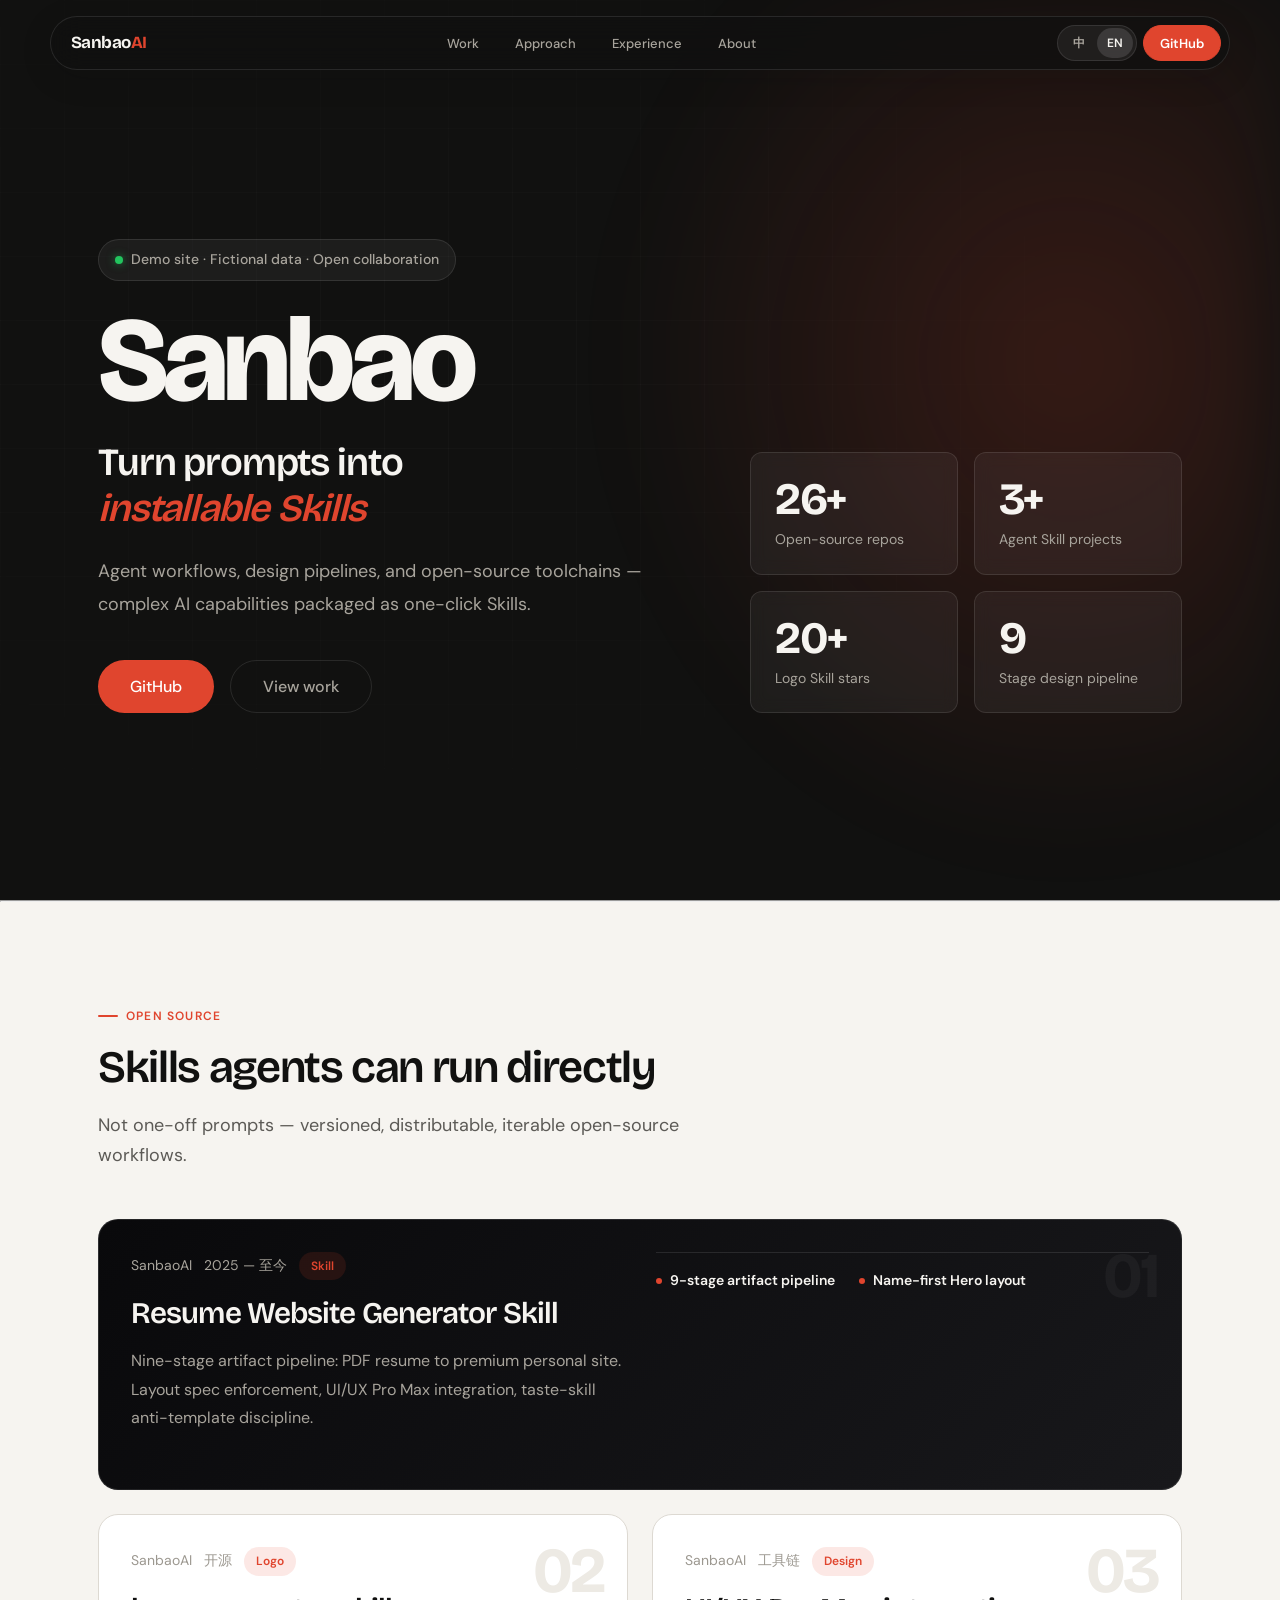
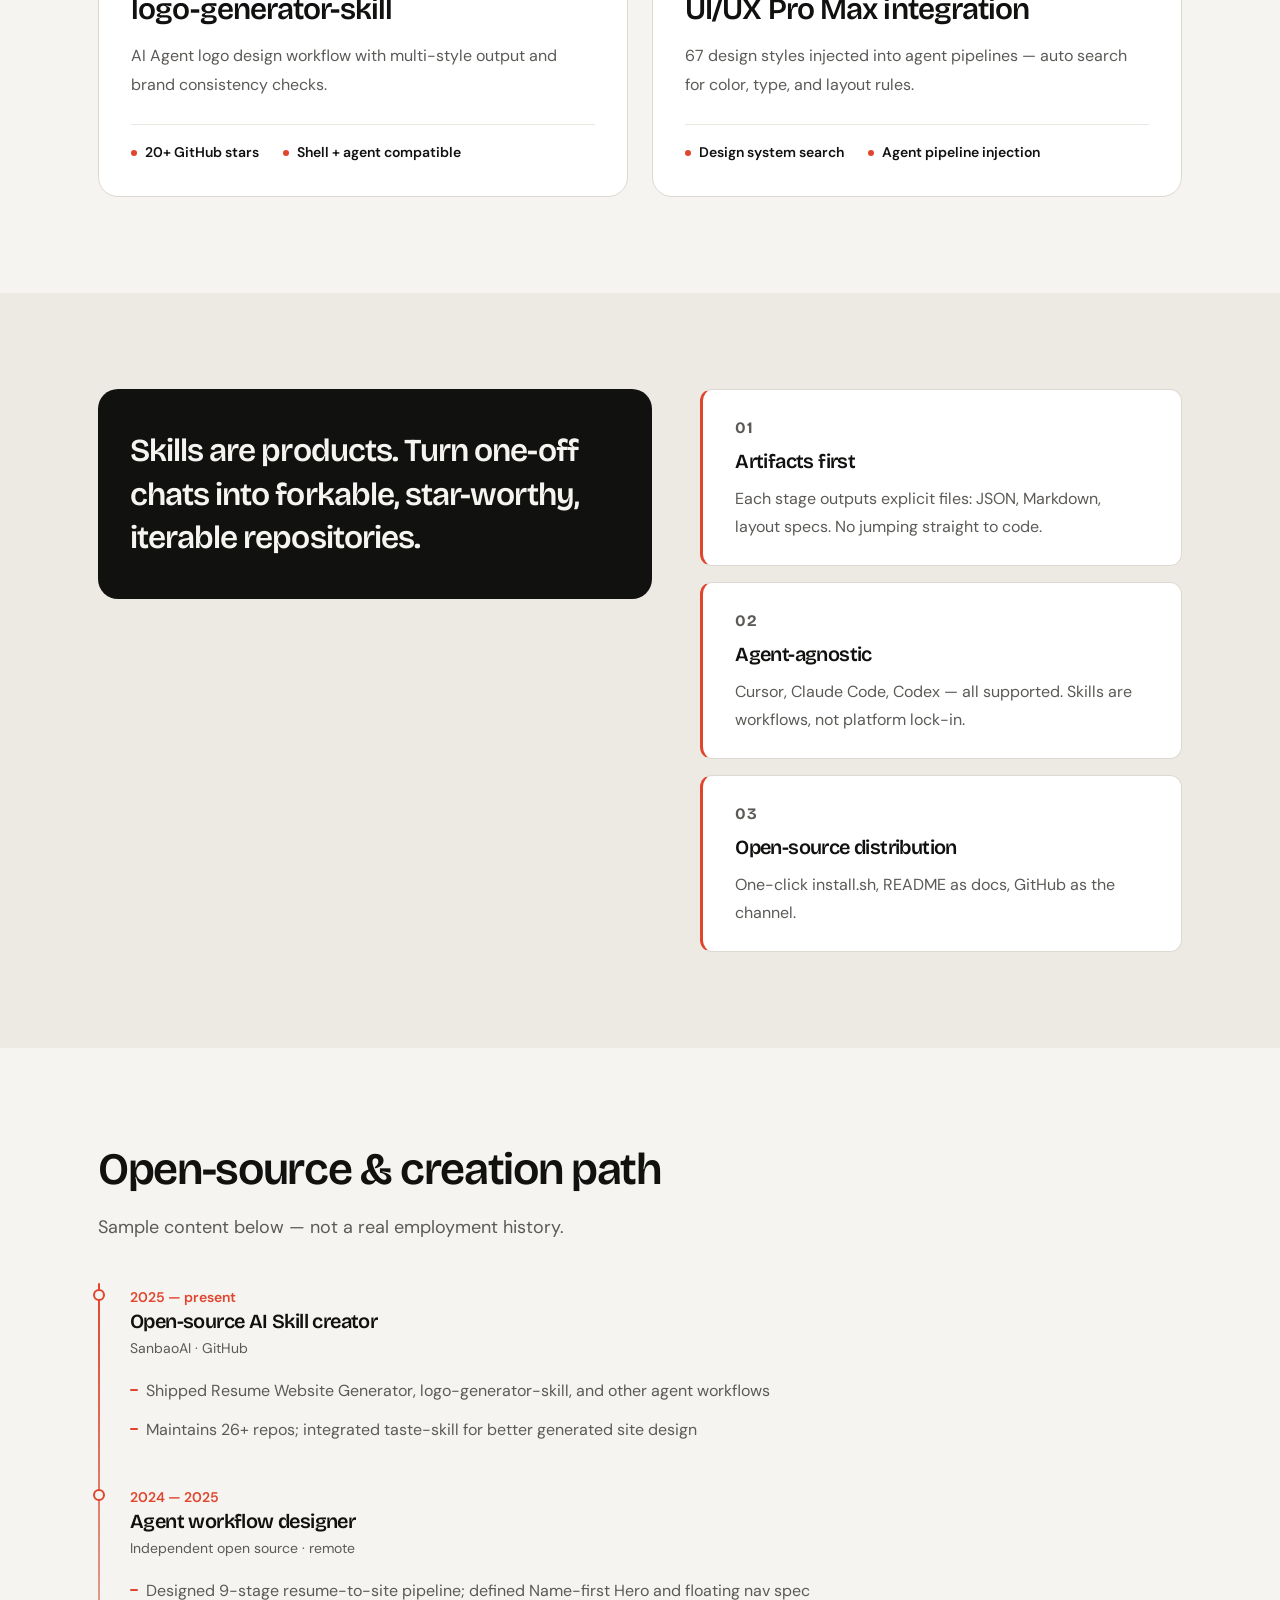
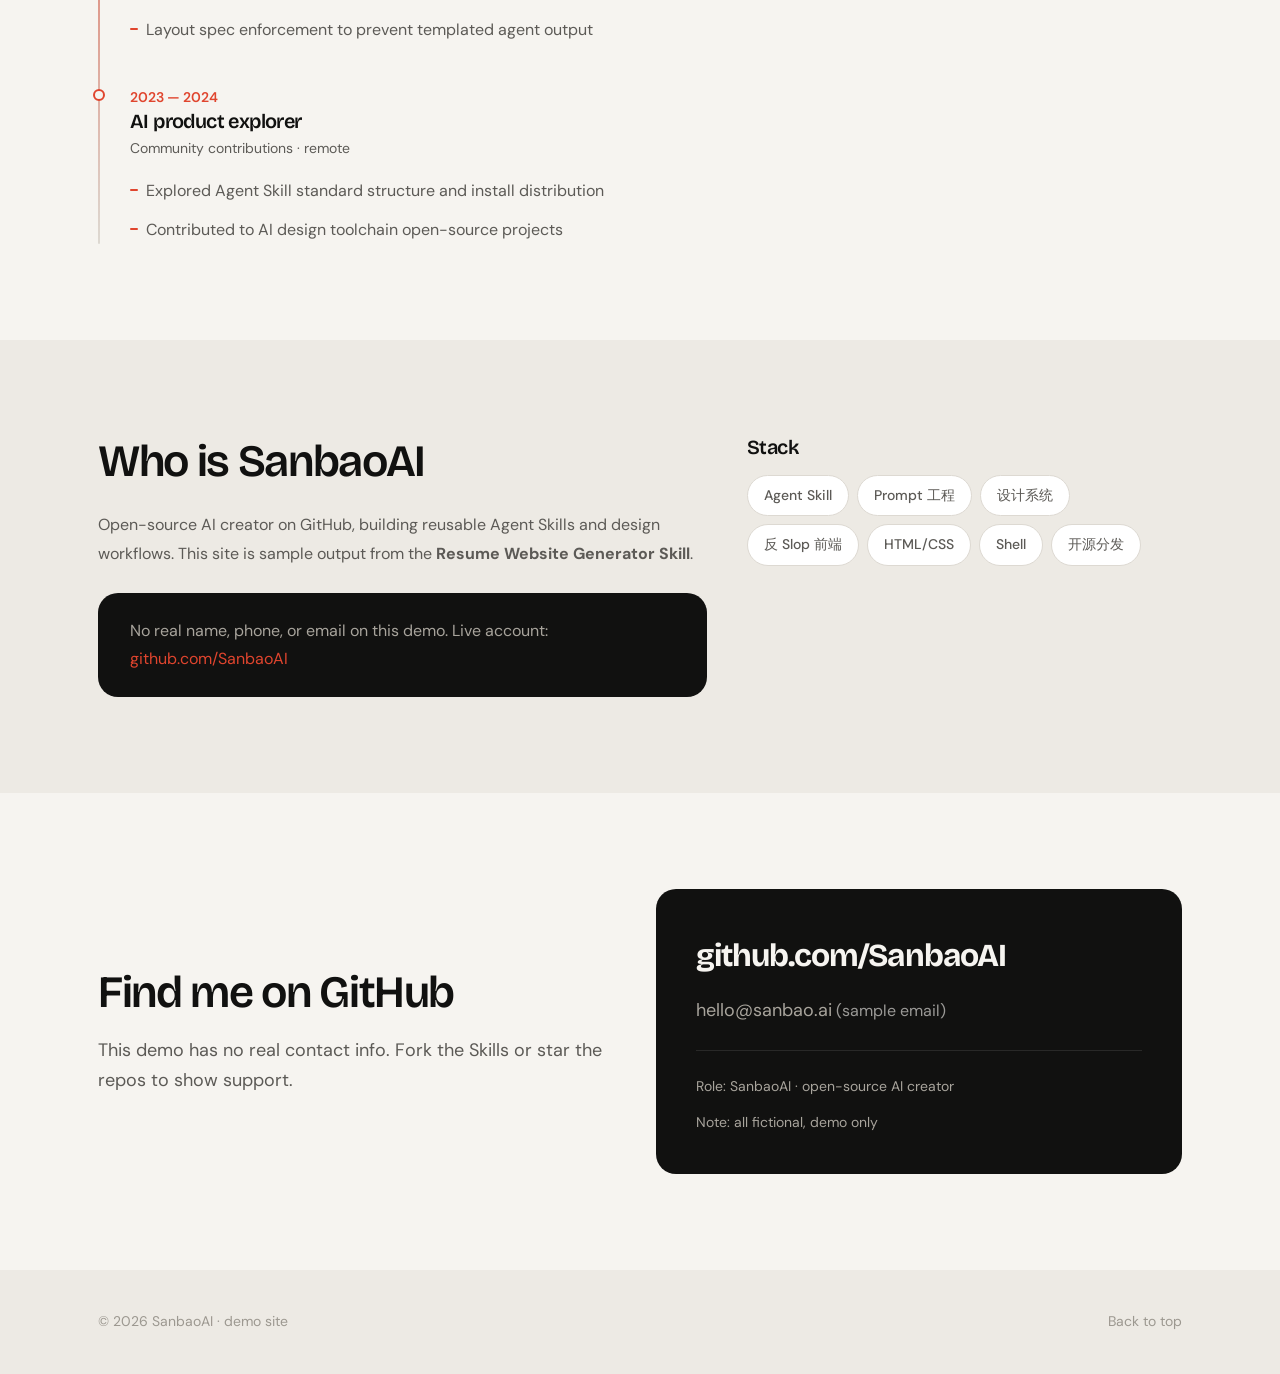
<file: examples/example-output-sanbao/index.html>
<!DOCTYPE html>
<html lang="zh-CN">
<head>
  <meta charset="UTF-8">
  <meta name="viewport" content="width=device-width, initial-scale=1.0">
  <title>Sanbao — AI 开源创作者</title>
  <meta name="description" content="SanbaoAI — 专注 Agent Skill 与 AI 工具链开源。示例个人网站，信息均为虚构演示。">
  <meta property="og:title" content="Sanbao — AI 开源创作者">
  <meta property="og:description" content="把 Prompt 变成产品，把 Skill 变成仓库。">
  <meta property="og:type" content="website">
  <link rel="icon" href="assets/favicon.svg" type="image/svg+xml">
  <link rel="preconnect" href="https://fonts.googleapis.com">
  <link rel="preconnect" href="https://fonts.gstatic.com" crossorigin>
  <link href="https://fonts.googleapis.com/css2?family=Bricolage+Grotesque:opsz,wght@12..96,600;12..96,700;12..96,800&family=DM+Sans:opsz,wght@9..40,400;9..40,500;9..40,600&display=swap" rel="stylesheet">
  <link rel="stylesheet" href="styles/tokens.css">
  <link rel="stylesheet" href="styles/base.css">
  <link rel="stylesheet" href="styles/layout.css">
  <link rel="stylesheet" href="styles/components.css">
</head>
<body>
  <a href="#main" class="skip-link" data-i18n="skip">跳转到主要内容</a>

  <header class="site-header no-print">
    <div class="site-header__inner">
      <nav class="nav" aria-label="主导航" data-i18n-aria="nav.label">
        <a href="#hero" class="nav__logo" aria-label="Home">Sanbao<span class="nav__logo-accent">AI</span></a>
        <ul class="nav__menu">
          <li><a href="#work" class="nav__link" data-i18n="nav.work">项目</a></li>
          <li><a href="#approach" class="nav__link" data-i18n="nav.approach">理念</a></li>
          <li><a href="#experience" class="nav__link" data-i18n="nav.experience">经历</a></li>
          <li><a href="#about" class="nav__link" data-i18n="nav.about">关于</a></li>
        </ul>
        <div class="nav__actions">
          <div class="lang-toggle" role="group" data-i18n-aria="lang.group">
            <button type="button" class="lang-toggle__btn is-active" data-lang="zh" aria-pressed="true">中</button>
            <button type="button" class="lang-toggle__btn" data-lang="en" aria-pressed="false">EN</button>
          </div>
          <a href="https://github.com/SanbaoAI" class="nav__btn nav__btn--primary" target="_blank" rel="noopener noreferrer">GitHub</a>
        </div>
        <button class="nav__toggle" aria-expanded="false" aria-controls="mobile-nav" data-i18n-aria="nav.toggle">
          <span class="nav__toggle-icon"></span>
        </button>
      </nav>
    </div>
    <div id="mobile-nav" class="nav__mobile" role="navigation" data-i18n-aria="nav.mobileLabel">
      <a href="#work" class="nav__link" data-i18n="nav.work">项目</a>
      <a href="#approach" class="nav__link" data-i18n="nav.approach">理念</a>
      <a href="#experience" class="nav__link" data-i18n="nav.experience">经历</a>
      <a href="#about" class="nav__link" data-i18n="nav.about">关于</a>
      <div class="lang-toggle lang-toggle--mobile" role="group" data-i18n-aria="lang.group">
        <button type="button" class="lang-toggle__btn is-active" data-lang="zh" aria-pressed="true">中文</button>
        <button type="button" class="lang-toggle__btn" data-lang="en" aria-pressed="false">English</button>
      </div>
      <a href="https://github.com/SanbaoAI" class="nav__btn nav__btn--primary" target="_blank" rel="noopener noreferrer">GitHub</a>
    </div>
  </header>

  <main id="main">
    <section id="hero" class="section section--hero" data-i18n-aria="hero.label">
      <div class="hero__bg no-print" aria-hidden="true">
        <div class="hero__bg-grid"></div>
        <div class="hero__bg-glow"></div>
      </div>
      <div class="container hero__grid">
        <div class="hero__content reveal">
          <div class="hero__eyebrow">
            <span class="hero__eyebrow-dot" aria-hidden="true"></span>
            <span data-i18n="hero.eyebrow">示例站点 · 信息虚构 · 开放协作</span>
          </div>
          <p class="hero__name" data-i18n="hero.name" data-i18n-aria="hero.nameAria">Sanbao</p>
          <h1 class="hero__tagline" data-i18n-html="hero.taglineHtml">把 Prompt 变成<span class="hero__accent">可安装的 Skill</span></h1>
          <p class="hero__subhead" data-i18n="hero.subhead">Agent 工作流、设计流水线与开源工具链。复杂 AI 能力封装为一键执行的 Skill 包。</p>
          <div class="hero__actions no-print">
            <a href="https://github.com/SanbaoAI" class="btn btn--primary" target="_blank" rel="noopener noreferrer">GitHub</a>
            <a href="#work" class="btn btn--ghost" data-i18n="hero.ctaWork">查看项目</a>
          </div>
        </div>
        <div class="hero__stats reveal" data-i18n-aria="hero.statsLabel">
          <div class="stat-card">
            <p class="stat__value" data-count="26" data-suffix="+">0</p>
            <p class="stat__label" data-i18n="hero.stat1">开源仓库</p>
          </div>
          <div class="stat-card">
            <p class="stat__value" data-count="3" data-suffix="+">0</p>
            <p class="stat__label" data-i18n="hero.stat2">Agent Skill 项目</p>
          </div>
          <div class="stat-card">
            <p class="stat__value" data-count="20" data-suffix="+">0</p>
            <p class="stat__label" data-i18n="hero.stat3">Logo Skill Stars</p>
          </div>
          <div class="stat-card">
            <p class="stat__value" data-count="9">0</p>
            <p class="stat__label" data-i18n="hero.stat4">阶段设计流水线</p>
          </div>
        </div>
      </div>
    </section>

    <hr class="section-divider no-print">

    <section id="work" class="section" data-i18n-aria="work.label">
      <div class="container">
        <div class="section-header reveal">
          <span class="section-label" data-i18n="work.labelTag">开源项目</span>
          <h2 data-i18n="work.title">Agent 能直接执行的 Skill</h2>
          <p data-i18n="work.desc">不是一次性 Prompt，是可版本化、可分发、可迭代的开源工作流。</p>
        </div>
        <div class="projects__bento reveal">
          <article class="project project--featured" data-num="01">
            <div>
              <div class="project__meta">
                <span>SanbaoAI</span>
                <span>2025 — 至今</span>
                <span class="project__tag">Skill</span>
              </div>
              <h3 class="project__title" data-i18n="work.p1Title">Resume Website Generator Skill</h3>
              <p class="project__desc" data-i18n="work.p1Desc">9 阶段 Artifact 流水线，PDF 简历转高端个人网站。含布局规格强制、UI/UX Pro Max 集成与 taste-skill 反模板纪律。</p>
            </div>
            <div class="project__metrics">
              <p class="project__metric" data-i18n="work.p1m1">9 阶段 Artifact 流水线</p>
              <p class="project__metric" data-i18n="work.p1m2">Name-first Hero 布局</p>
            </div>
          </article>
          <article class="project" data-num="02">
            <div class="project__meta">
              <span>SanbaoAI</span>
              <span>开源</span>
              <span class="project__tag">Logo</span>
            </div>
            <h3 class="project__title" data-i18n="work.p2Title">logo-generator-skill</h3>
            <p class="project__desc" data-i18n="work.p2Desc">AI Agent Logo 设计工作流，多风格输出与品牌一致性校验。</p>
            <div class="project__metrics">
              <p class="project__metric" data-i18n="work.p2m1">20+ GitHub Stars</p>
              <p class="project__metric" data-i18n="work.p2m2">Shell + Agent 兼容</p>
            </div>
          </article>
          <article class="project" data-num="03">
            <div class="project__meta">
              <span>SanbaoAI</span>
              <span>工具链</span>
              <span class="project__tag">Design</span>
            </div>
            <h3 class="project__title" data-i18n="work.p3Title">UI/UX Pro Max 集成</h3>
            <p class="project__desc" data-i18n="work.p3Desc">67 种设计风格库注入 Agent 流水线，自动搜索配色、字体与布局规则。</p>
            <div class="project__metrics">
              <p class="project__metric" data-i18n="work.p3m1">设计系统搜索</p>
              <p class="project__metric" data-i18n="work.p3m2">Agent 流水线注入</p>
            </div>
          </article>
        </div>
      </div>
    </section>

    <section id="approach" class="section section--alt" data-i18n-aria="approach.label">
      <div class="container">
        <div class="approach__layout reveal">
          <blockquote class="approach__quote">
            <p data-i18n="approach.quote">Skill 即产品。把一次性的对话变成可 Fork、可 Star、可迭代的仓库。</p>
          </blockquote>
          <div class="approach__principles">
            <article class="approach__item">
              <p class="approach__num">01</p>
              <h3 data-i18n="approach.t1">Artifact 优先</h3>
              <p data-i18n="approach.d1">每个阶段产出明确文件：JSON、Markdown、布局规格。不直接跳到代码。</p>
            </article>
            <article class="approach__item">
              <p class="approach__num">02</p>
              <h3 data-i18n="approach.t2">Agent 无关</h3>
              <p data-i18n="approach.d2">Cursor、Claude Code、Codex 均可执行。Skill 是工作流，不绑定单一平台。</p>
            </article>
            <article class="approach__item">
              <p class="approach__num">03</p>
              <h3 data-i18n="approach.t3">开源分发</h3>
              <p data-i18n="approach.d3">install.sh 一键安装，README 即文档，GitHub 即分发渠道。</p>
            </article>
          </div>
        </div>
      </div>
    </section>

    <section id="experience" class="section" data-i18n-aria="experience.label">
      <div class="container">
        <div class="section-header section-header--compact reveal">
          <h2 data-i18n="experience.title">开源与创作轨迹</h2>
          <p data-i18n="experience.desc">以下为示例内容，不代表真实工作经历。</p>
        </div>
        <div class="timeline reveal">
          <article class="timeline__item">
            <time class="timeline__period" data-i18n="experience.e1period">2025 — 至今</time>
            <h3 class="timeline__role" data-i18n="experience.e1role">AI Skill 开源创作者</h3>
            <p class="timeline__company" data-i18n="experience.e1co">SanbaoAI · GitHub</p>
            <ul class="timeline__highlights">
              <li data-i18n="experience.e1h1">发布 Resume Website Generator、logo-generator-skill 等 Agent 工作流</li>
              <li data-i18n="experience.e1h2">维护 26+ 开源仓库，集成 taste-skill 提升生成站点设计品味</li>
            </ul>
          </article>
          <article class="timeline__item">
            <time class="timeline__period" data-i18n="experience.e2period">2024 — 2025</time>
            <h3 class="timeline__role" data-i18n="experience.e2role">Agent 工作流设计者</h3>
            <p class="timeline__company" data-i18n="experience.e2co">独立开源 · 远程</p>
            <ul class="timeline__highlights">
              <li data-i18n="experience.e2h1">设计 9 阶段简历转网站流水线，定义 Name-first Hero 与浮动导航规范</li>
              <li data-i18n="experience.e2h2">建立布局规格强制机制，防止 Agent 输出模板化页面</li>
            </ul>
          </article>
          <article class="timeline__item">
            <time class="timeline__period" data-i18n="experience.e3period">2023 — 2024</time>
            <h3 class="timeline__role" data-i18n="experience.e3role">AI 产品探索者</h3>
            <p class="timeline__company" data-i18n="experience.e3co">社区贡献 · 远程</p>
            <ul class="timeline__highlights">
              <li data-i18n="experience.e3h1">探索 Agent Skill 标准化结构与 install 分发模式</li>
              <li data-i18n="experience.e3h2">贡献 AI 设计工具链相关开源项目</li>
            </ul>
          </article>
        </div>
      </div>
    </section>

    <section id="about" class="section section--alt" data-i18n-aria="about.label">
      <div class="container">
        <div class="about__grid reveal">
          <div class="about__text">
            <h2 data-i18n="about.title">SanbaoAI 是谁</h2>
            <p data-i18n-html="about.p1Html">GitHub 上的 AI 开源创作者，专注构建可复用的 Agent Skill 与设计工作流。本网站为 <strong>Resume Website Generator Skill</strong> 的示例输出。</p>
            <div class="about__highlight">
              <p data-i18n-html="about.highlightHtml">本站不含真实姓名、电话或邮箱，仅供演示 Skill 生成能力。真实账号：<a href="https://github.com/SanbaoAI" target="_blank" rel="noopener noreferrer">github.com/SanbaoAI</a></p>
            </div>
          </div>
          <div class="about__skills">
            <h3 data-i18n="about.skillsTitle">技术栈</h3>
            <ul class="skills-list">
              <li>Agent Skill</li>
              <li>Prompt 工程</li>
              <li>设计系统</li>
              <li>反 Slop 前端</li>
              <li>HTML/CSS</li>
              <li>Shell</li>
              <li>开源分发</li>
            </ul>
          </div>
        </div>
      </div>
    </section>

    <section id="contact" class="section" data-i18n-aria="contact.label">
      <div class="container">
        <div class="contact__wrapper reveal">
          <div class="contact__intro">
            <h2 data-i18n="contact.title">通过 GitHub 找到我</h2>
            <p data-i18n="contact.desc">本示例站不提供真实联系方式。欢迎 Fork 开源 Skill 或 Star 支持项目。</p>
          </div>
          <div class="contact__card">
            <a href="https://github.com/SanbaoAI" class="contact__email" target="_blank" rel="noopener noreferrer">github.com/SanbaoAI</a>
            <p class="contact__phone"><a href="mailto:hello@sanbao.ai">hello@sanbao.ai</a> <span class="contact__note" data-i18n="contact.emailNote">（示例邮箱）</span></p>
            <div class="contact__channels">
              <span data-i18n="contact.ch1">身份：SanbaoAI · AI 开源创作者</span>
              <span data-i18n="contact.ch2">数据说明：全部虚构，仅供演示</span>
            </div>
          </div>
        </div>
      </div>
    </section>
  </main>

  <footer class="site-footer no-print">
    <div class="container">
      <div class="footer__inner">
        <p>© <span class="footer__year">2026</span> <span data-i18n="footer.copy">SanbaoAI · 示例站点</span></p>
        <a href="#hero" class="footer__back" data-i18n="footer.back">返回顶部</a>
      </div>
    </div>
  </footer>

  <script src="scripts/i18n.js"></script>
  <script src="scripts/main.js" defer></script>
</body>
</html>
</file>
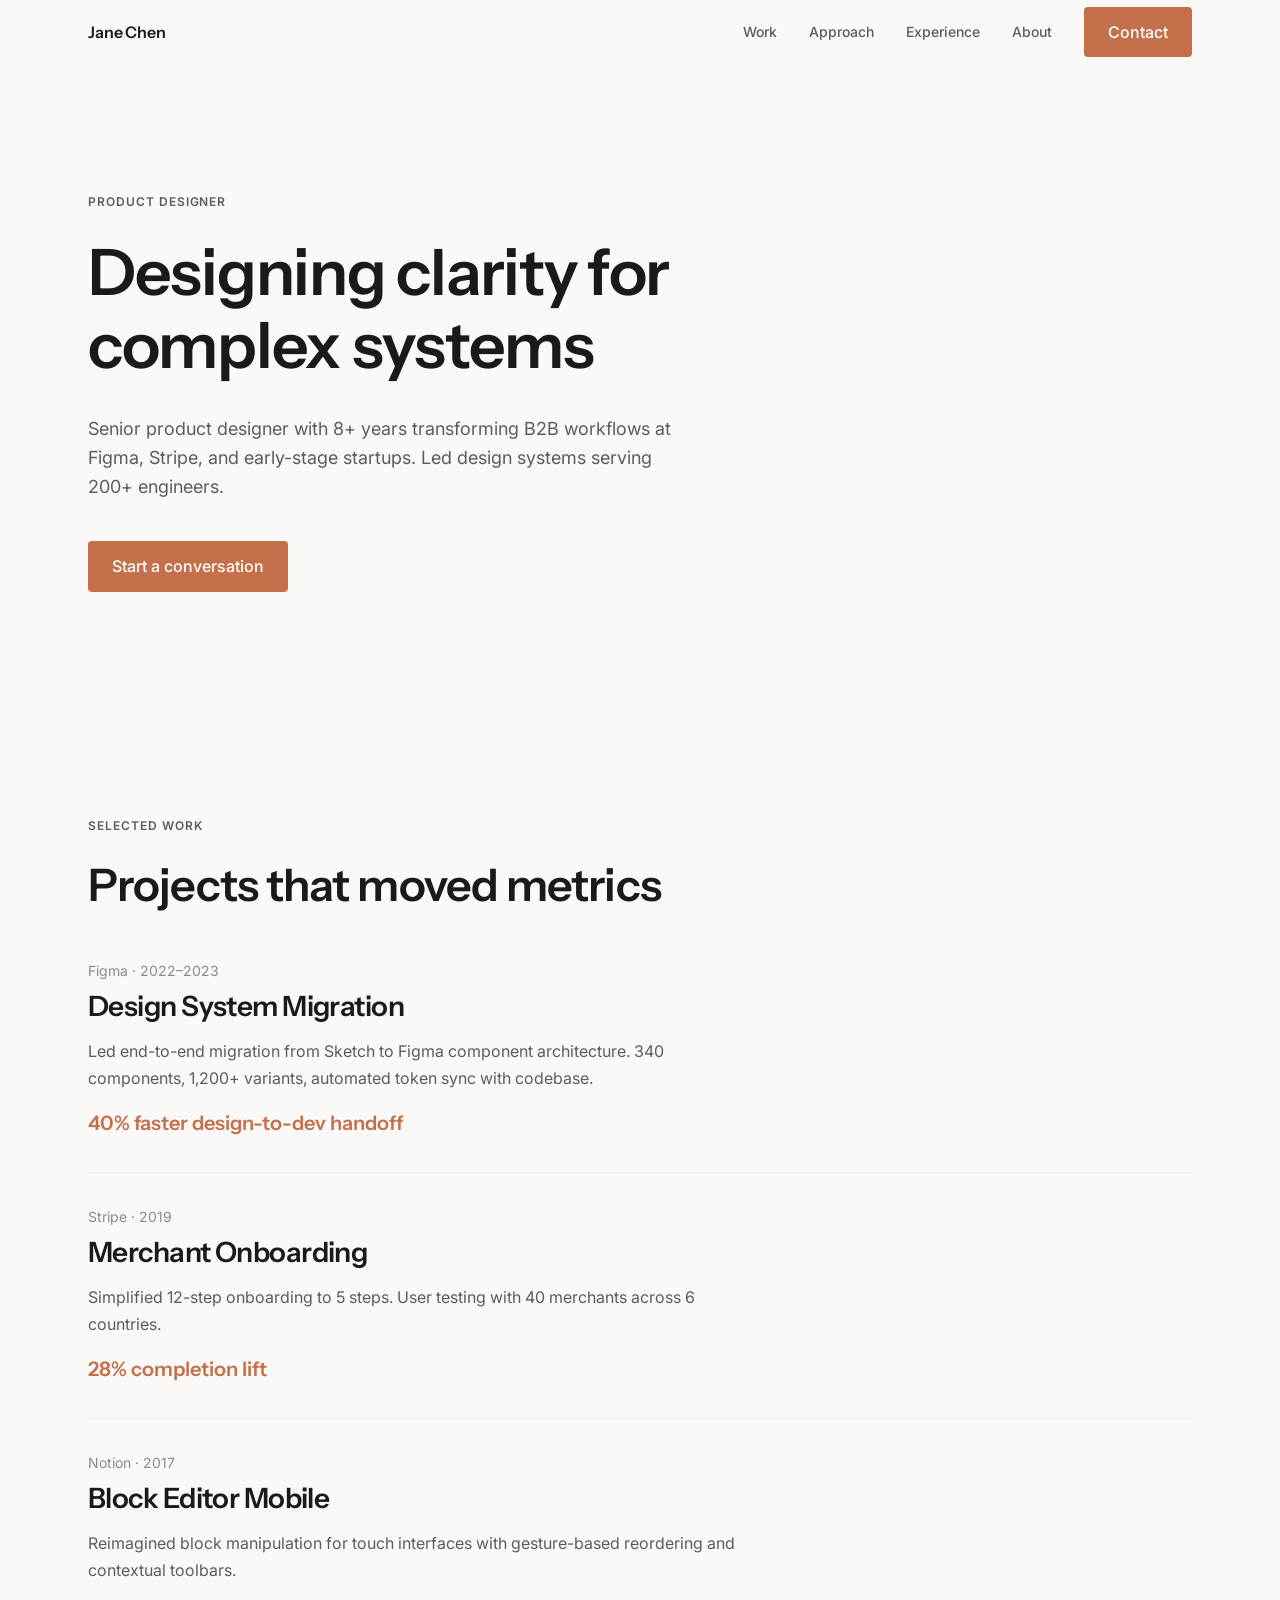
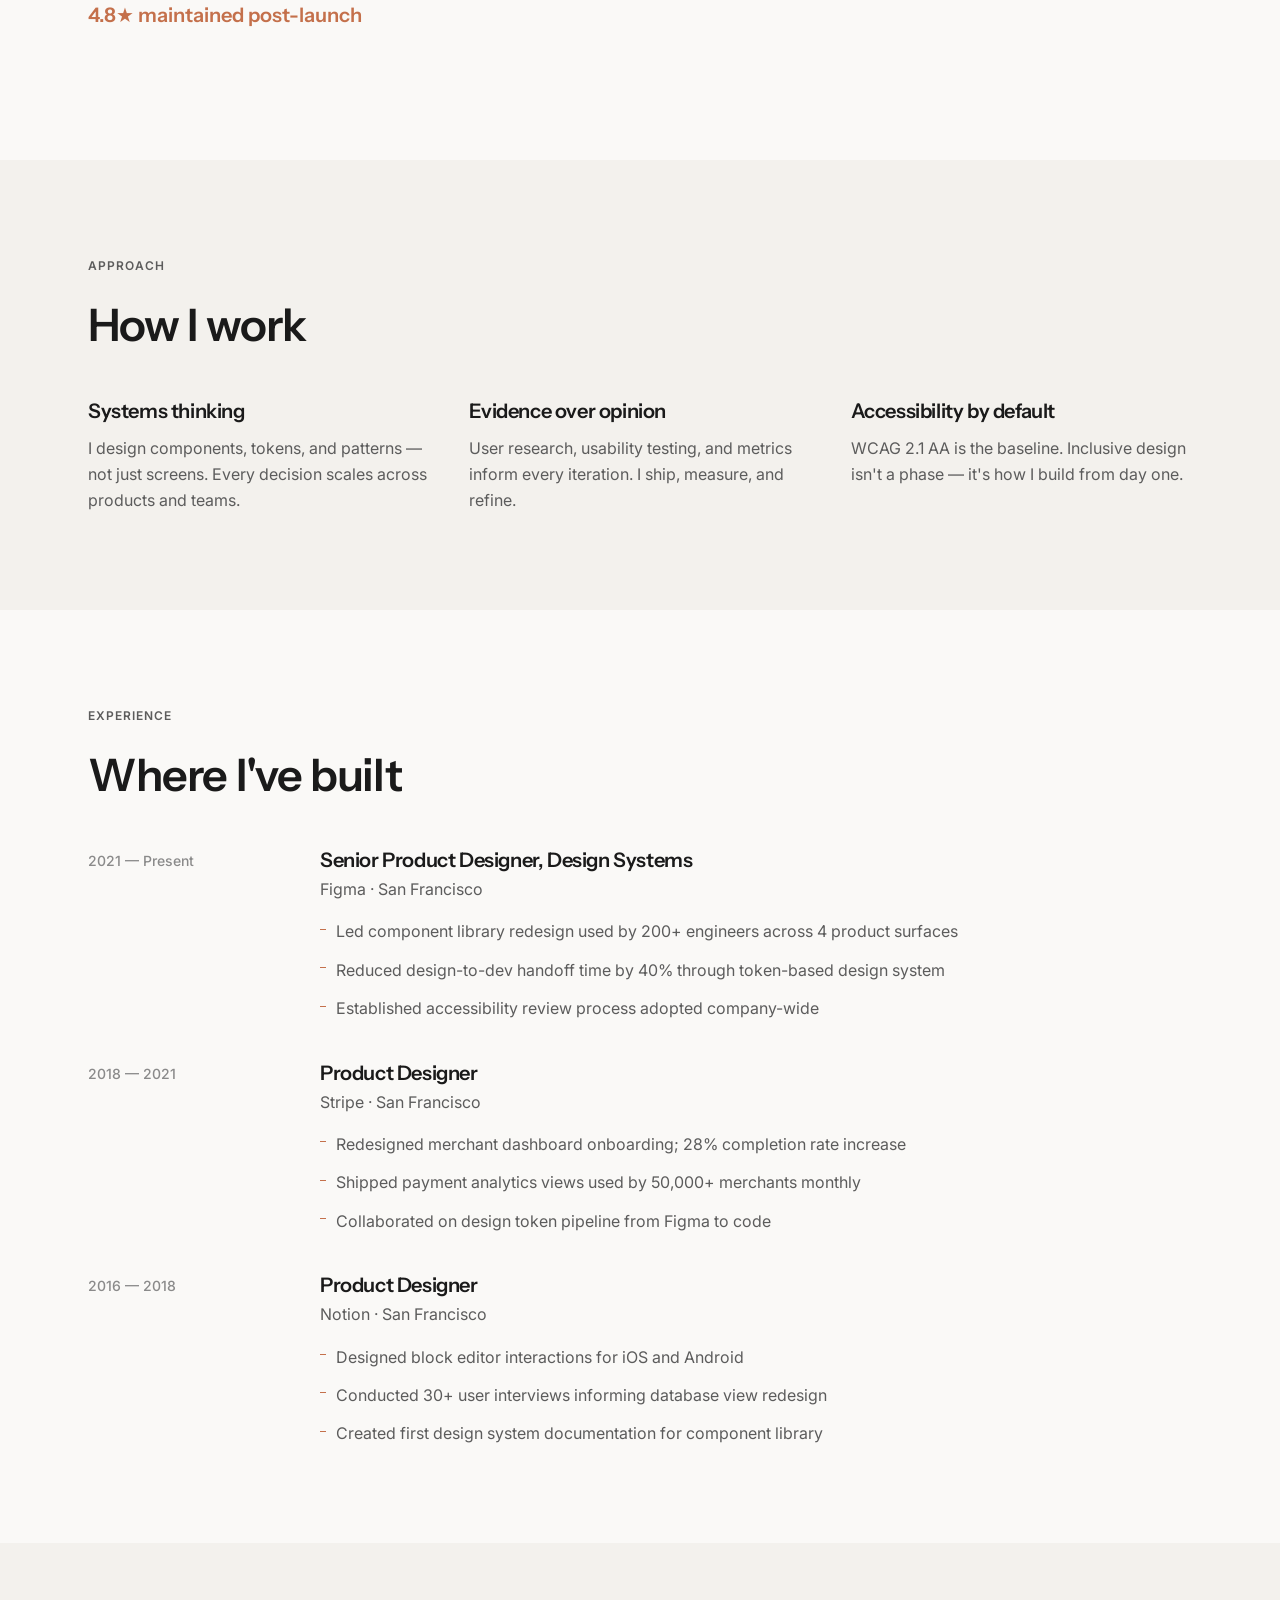
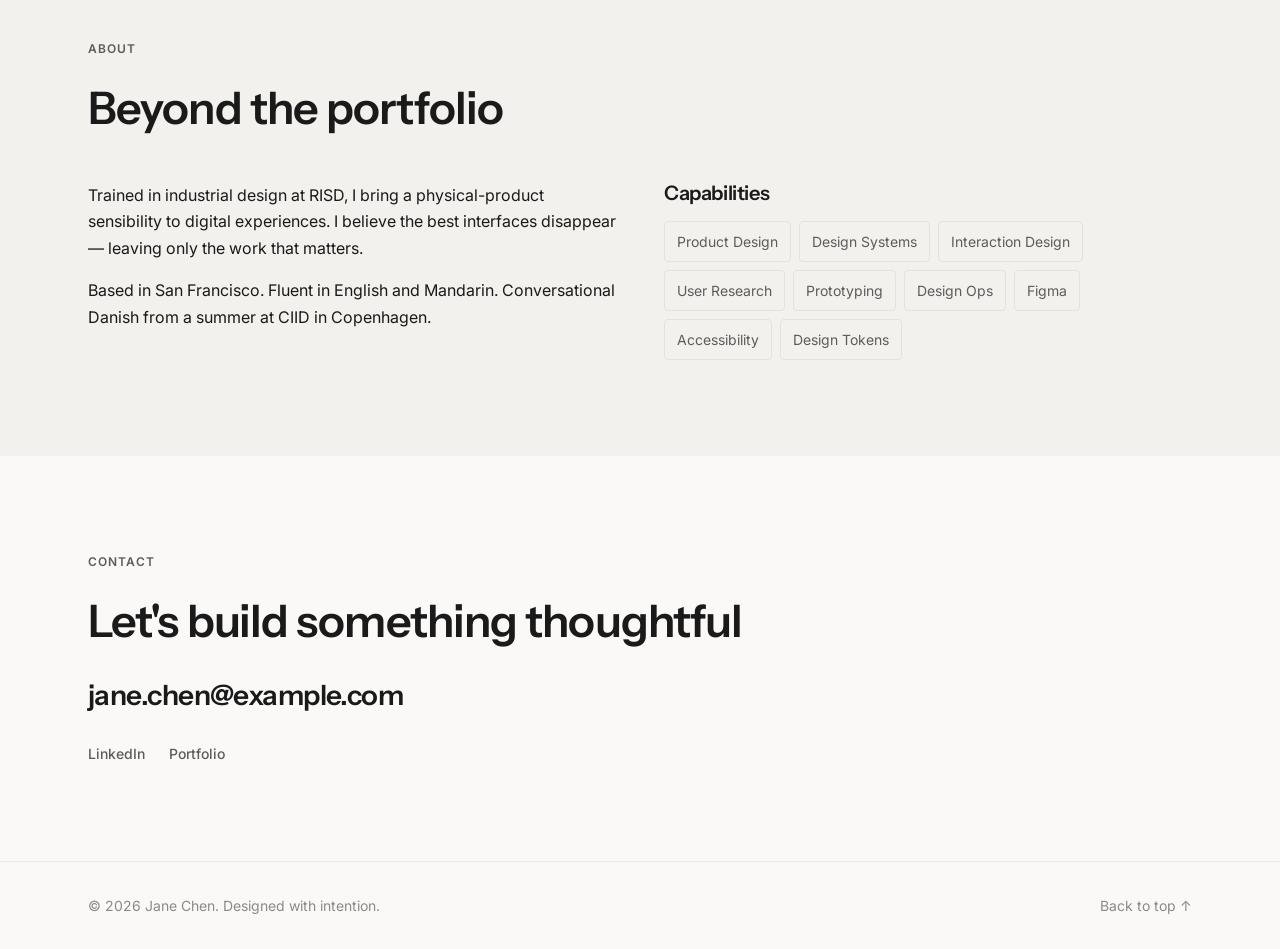
<file: examples/example-output/website/index.html>
<!DOCTYPE html>
<html lang="en">
<head>
  <meta charset="UTF-8">
  <meta name="viewport" content="width=device-width, initial-scale=1.0">
  <title>Jane Chen — Senior Product Designer</title>
  <meta name="description" content="Senior product designer with 8+ years transforming complex B2B workflows. Led design systems at Figma and Stripe.">
  <meta property="og:title" content="Jane Chen — Senior Product Designer">
  <meta property="og:description" content="Designing clarity for complex systems. Design systems, product design, accessibility.">
  <meta property="og:type" content="website">
  <link rel="icon" href="assets/favicon.svg" type="image/svg+xml">
  <link rel="preconnect" href="https://fonts.googleapis.com">
  <link rel="preconnect" href="https://fonts.gstatic.com" crossorigin>
  <link href="https://fonts.googleapis.com/css2?family=Instrument+Sans:wght@500;600;700&family=Inter:wght@400;500;600&display=swap" rel="stylesheet">
  <link rel="stylesheet" href="styles/tokens.css">
  <link rel="stylesheet" href="styles/base.css">
  <link rel="stylesheet" href="styles/layout.css">
  <link rel="stylesheet" href="styles/components.css">
</head>
<body>
  <a href="#main" class="skip-link">Skip to content</a>

  <header class="site-header">
    <div class="container">
      <nav class="nav" aria-label="Primary">
        <a href="#" class="nav__logo">Jane Chen</a>
        <div class="nav__links">
          <a href="#work" class="nav__link">Work</a>
          <a href="#approach" class="nav__link">Approach</a>
          <a href="#experience" class="nav__link">Experience</a>
          <a href="#about" class="nav__link">About</a>
          <a href="#contact" class="btn btn--primary">Contact</a>
        </div>
        <button class="nav__toggle" aria-expanded="false" aria-controls="mobile-nav" aria-label="Toggle navigation">
          <span class="nav__toggle-icon"></span>
        </button>
      </nav>
    </div>
    <div id="mobile-nav" class="nav__mobile" role="navigation" aria-label="Mobile">
      <a href="#work" class="nav__link">Work</a>
      <a href="#approach" class="nav__link">Approach</a>
      <a href="#experience" class="nav__link">Experience</a>
      <a href="#about" class="nav__link">About</a>
      <a href="#contact" class="btn btn--primary">Contact</a>
    </div>
  </header>

  <main id="main">
    <section id="hero" class="section section--hero" aria-label="Introduction">
      <div class="container">
        <div class="grid grid--12">
          <div class="col-span-7 reveal">
            <span class="section-label">Product Designer</span>
            <h1 class="hero__headline">Designing clarity for complex systems</h1>
            <p class="hero__subhead">Senior product designer with 8+ years transforming B2B workflows at Figma, Stripe, and early-stage startups. Led design systems serving 200+ engineers.</p>
            <a href="#contact" class="btn btn--primary" aria-label="Start a conversation — jump to contact section">Start a conversation</a>
          </div>
        </div>
      </div>
    </section>

    <section id="work" class="section" aria-label="Selected work">
      <div class="container">
        <div class="section-header reveal">
          <span class="section-label">Selected Work</span>
          <h2>Projects that moved metrics</h2>
        </div>
        <div class="reveal">
          <article class="project">
            <p class="project__company">Figma · 2022–2023</p>
            <h3 class="project__title">Design System Migration</h3>
            <p class="project__desc">Led end-to-end migration from Sketch to Figma component architecture. 340 components, 1,200+ variants, automated token sync with codebase.</p>
            <p class="project__metric">40% faster design-to-dev handoff</p>
          </article>
          <article class="project">
            <p class="project__company">Stripe · 2019</p>
            <h3 class="project__title">Merchant Onboarding</h3>
            <p class="project__desc">Simplified 12-step onboarding to 5 steps. User testing with 40 merchants across 6 countries.</p>
            <p class="project__metric">28% completion lift</p>
          </article>
          <article class="project">
            <p class="project__company">Notion · 2017</p>
            <h3 class="project__title">Block Editor Mobile</h3>
            <p class="project__desc">Reimagined block manipulation for touch interfaces with gesture-based reordering and contextual toolbars.</p>
            <p class="project__metric">4.8★ maintained post-launch</p>
          </article>
        </div>
      </div>
    </section>

    <section id="approach" class="section section--alt" aria-label="Design approach">
      <div class="container">
        <div class="section-header reveal">
          <span class="section-label">Approach</span>
          <h2>How I work</h2>
        </div>
        <div class="approach__grid reveal">
          <div class="approach__item">
            <h3>Systems thinking</h3>
            <p>I design components, tokens, and patterns — not just screens. Every decision scales across products and teams.</p>
          </div>
          <div class="approach__item">
            <h3>Evidence over opinion</h3>
            <p>User research, usability testing, and metrics inform every iteration. I ship, measure, and refine.</p>
          </div>
          <div class="approach__item">
            <h3>Accessibility by default</h3>
            <p>WCAG 2.1 AA is the baseline. Inclusive design isn't a phase — it's how I build from day one.</p>
          </div>
        </div>
      </div>
    </section>

    <section id="experience" class="section" aria-label="Experience">
      <div class="container">
        <div class="section-header reveal">
          <span class="section-label">Experience</span>
          <h2>Where I've built</h2>
        </div>
        <div class="timeline reveal">
          <article class="timeline__item">
            <time class="timeline__period">2021 — Present</time>
            <div>
              <h3 class="timeline__role">Senior Product Designer, Design Systems</h3>
              <p class="timeline__company">Figma · San Francisco</p>
              <ul class="timeline__highlights">
                <li>Led component library redesign used by 200+ engineers across 4 product surfaces</li>
                <li>Reduced design-to-dev handoff time by 40% through token-based design system</li>
                <li>Established accessibility review process adopted company-wide</li>
              </ul>
            </div>
          </article>
          <article class="timeline__item">
            <time class="timeline__period">2018 — 2021</time>
            <div>
              <h3 class="timeline__role">Product Designer</h3>
              <p class="timeline__company">Stripe · San Francisco</p>
              <ul class="timeline__highlights">
                <li>Redesigned merchant dashboard onboarding; 28% completion rate increase</li>
                <li>Shipped payment analytics views used by 50,000+ merchants monthly</li>
                <li>Collaborated on design token pipeline from Figma to code</li>
              </ul>
            </div>
          </article>
          <article class="timeline__item">
            <time class="timeline__period">2016 — 2018</time>
            <div>
              <h3 class="timeline__role">Product Designer</h3>
              <p class="timeline__company">Notion · San Francisco</p>
              <ul class="timeline__highlights">
                <li>Designed block editor interactions for iOS and Android</li>
                <li>Conducted 30+ user interviews informing database view redesign</li>
                <li>Created first design system documentation for component library</li>
              </ul>
            </div>
          </article>
        </div>
      </div>
    </section>

    <section id="about" class="section section--alt" aria-label="About">
      <div class="container">
        <div class="section-header reveal">
          <span class="section-label">About</span>
          <h2>Beyond the portfolio</h2>
        </div>
        <div class="about__content reveal">
          <div>
            <p>Trained in industrial design at RISD, I bring a physical-product sensibility to digital experiences. I believe the best interfaces disappear — leaving only the work that matters.</p>
            <p style="margin-top: var(--space-4);">Based in San Francisco. Fluent in English and Mandarin. Conversational Danish from a summer at CIID in Copenhagen.</p>
          </div>
          <div>
            <h3 style="font-size: var(--text-h3); margin-bottom: var(--space-4);">Capabilities</h3>
            <ul class="skills-list">
              <li>Product Design</li>
              <li>Design Systems</li>
              <li>Interaction Design</li>
              <li>User Research</li>
              <li>Prototyping</li>
              <li>Design Ops</li>
              <li>Figma</li>
              <li>Accessibility</li>
              <li>Design Tokens</li>
            </ul>
          </div>
        </div>
      </div>
    </section>

    <section id="contact" class="section" aria-label="Contact">
      <div class="container">
        <div class="reveal">
          <span class="section-label">Contact</span>
          <h2 style="margin-bottom: var(--space-6);">Let's build something thoughtful</h2>
          <a href="mailto:jane.chen@example.com" class="contact__email">jane.chen@example.com</a>
          <div class="contact__links">
            <a href="https://linkedin.com/in/janechen" class="contact__link" target="_blank" rel="noopener noreferrer">LinkedIn</a>
            <a href="https://janechen.design" class="contact__link" target="_blank" rel="noopener noreferrer">Portfolio</a>
          </div>
        </div>
      </div>
    </section>
  </main>

  <footer class="site-footer">
    <div class="container">
      <div class="footer__inner">
        <p>© <span class="footer__year">2026</span> Jane Chen. Designed with intention.</p>
        <a href="#hero" class="footer__back">Back to top ↑</a>
      </div>
    </div>
  </footer>

  <script src="scripts/main.js" defer></script>
</body>
</html>
</file>
<file: examples/example-output-sanbao/styles/tokens.css>
:root {
  --color-bg-primary: #F6F4F0;
  --color-bg-secondary: #EDEAE4;
  --color-bg-elevated: #FFFFFF;
  --color-bg-hero: #111110;
  --color-bg-hero-card: rgba(255, 255, 255, 0.05);
  --color-text-primary: #111110;
  --color-text-secondary: #5C5A56;
  --color-text-tertiary: #9C9890;
  --color-text-on-dark: #F6F4F0;
  --color-text-on-dark-muted: #A8A49C;
  --color-accent: #E0452E;
  --color-accent-hover: #C73A26;
  --color-accent-muted: rgba(224, 69, 46, 0.12);
  --color-accent-soft: rgba(224, 69, 46, 0.08);
  --color-border: #DDD9D2;
  --color-border-subtle: #EBE7E0;
  --color-border-dark: rgba(255, 255, 255, 0.1);

  --font-display: 'Bricolage Grotesque', 'PingFang SC', 'Microsoft YaHei', system-ui, sans-serif;
  --font-body: 'DM Sans', 'PingFang SC', 'Microsoft YaHei', system-ui, sans-serif;

  --text-name: clamp(3.5rem, 13vw, 7.5rem);
  --text-display: clamp(1.75rem, 3vw, 2.5rem);
  --text-h1: clamp(2rem, 3.5vw, 3rem);
  --text-h2: clamp(1.375rem, 2.5vw, 1.875rem);
  --text-h3: 1.25rem;
  --text-body-lg: 1.125rem;
  --text-body: 1rem;
  --text-caption: 0.875rem;
  --text-overline: 0.75rem;

  --space-1: 0.25rem;
  --space-2: 0.5rem;
  --space-3: 0.75rem;
  --space-4: 1rem;
  --space-6: 1.5rem;
  --space-8: 2rem;
  --space-10: 2.5rem;
  --space-12: 3rem;
  --space-16: 4rem;
  --space-24: 6rem;

  --grid-margin-mobile: 1.25rem;
  --grid-margin-tablet: 2rem;
  --grid-margin-desktop: 3rem;
  --content-max-width: 1180px;
  --nav-height: 52px;
  --nav-item-height: 36px;

  --radius-sm: 6px;
  --radius-md: 12px;
  --radius-lg: 20px;
  --radius-full: 9999px;
  --shadow-sm: 0 1px 2px rgba(17, 17, 16, 0.06);
  --shadow-md: 0 16px 48px rgba(17, 17, 16, 0.1);
  --shadow-nav: 0 8px 32px rgba(17, 17, 16, 0.14);

  --motion-duration-fast: 150ms;
  --motion-duration: 280ms;
  --motion-duration-slow: 560ms;
  --motion-ease: cubic-bezier(0.25, 0.1, 0.25, 1);
  --motion-ease-out: cubic-bezier(0, 0, 0.2, 1);
}
</file>
<file: examples/example-output-sanbao/styles/base.css>
*, *::before, *::after { box-sizing: border-box; margin: 0; padding: 0; }

html {
  scroll-behavior: smooth;
  -webkit-text-size-adjust: 100%;
}

body {
  font-family: var(--font-body);
  font-size: var(--text-body);
  line-height: 1.7;
  color: var(--color-text-primary);
  background: var(--color-bg-primary);
  -webkit-font-smoothing: antialiased;
}

img, svg { display: block; max-width: 100%; }

a {
  color: var(--color-accent);
  text-decoration: underline;
  text-decoration-color: transparent;
  text-underline-offset: 3px;
  transition: text-decoration-color var(--motion-duration-fast) var(--motion-ease);
}

a:hover { text-decoration-color: var(--color-accent); }

:focus-visible {
  outline: 2px solid var(--color-accent);
  outline-offset: 2px;
}

:focus:not(:focus-visible) { outline: none; }

.skip-link {
  position: absolute;
  top: -100%;
  left: var(--space-4);
  z-index: 1000;
  padding: var(--space-3) var(--space-6);
  background: var(--color-accent);
  color: #fff;
  font-weight: 500;
  border-radius: var(--radius-sm);
  text-decoration: none;
}

.skip-link:focus { top: var(--space-4); }

h1, h2, h3 {
  font-family: var(--font-display);
  font-weight: 600;
  line-height: 1.15;
  letter-spacing: -0.03em;
}

h1 { font-size: var(--text-display); font-weight: 600; }
h2 { font-size: var(--text-h1); font-weight: 600; }
h3 { font-size: var(--text-h2); font-weight: 600; }

p { max-width: 65ch; }
ul { list-style: none; }

@media (prefers-reduced-motion: reduce) {
  *, *::before, *::after {
    animation-duration: 0.01ms !important;
    animation-iteration-count: 1 !important;
    transition-duration: 0.01ms !important;
    scroll-behavior: auto !important;
  }
  .reveal { opacity: 1 !important; transform: none !important; }
}
</file>
<file: examples/example-output-sanbao/styles/layout.css>
.container {
  width: 100%;
  max-width: var(--content-max-width);
  margin: 0 auto;
  padding-left: var(--grid-margin-mobile);
  padding-right: var(--grid-margin-mobile);
}

@media (min-width: 768px) {
  .container {
    padding-left: var(--grid-margin-tablet);
    padding-right: var(--grid-margin-tablet);
  }
}

@media (min-width: 1280px) {
  .container {
    padding-left: var(--grid-margin-desktop);
    padding-right: var(--grid-margin-desktop);
  }
}

section[id] { scroll-margin-top: calc(var(--nav-height) + 2.5rem); }

.section { padding: var(--space-16) 0; }
.section--alt { background: var(--color-bg-secondary); }

@media (min-width: 1280px) {
  .section { padding: var(--space-24) 0; }
}

/* Dark hero full-bleed */
.section--hero {
  position: relative;
  background: var(--color-bg-hero);
  color: var(--color-text-on-dark);
  padding: calc(var(--nav-height) + var(--space-12)) 0 var(--space-16);
  overflow: hidden;
  min-height: 100dvh;
  display: flex;
  align-items: center;
}

@media (min-width: 768px) {
  .section--hero {
    padding: calc(var(--nav-height) + var(--space-16)) 0 var(--space-16);
  }
}

.hero__bg {
  position: absolute;
  inset: 0;
  pointer-events: none;
  overflow: hidden;
}

.hero__bg-grid {
  position: absolute;
  inset: 0;
  background-image:
    linear-gradient(rgba(255,255,255,0.025) 1px, transparent 1px),
    linear-gradient(90deg, rgba(255,255,255,0.025) 1px, transparent 1px);
  background-size: 64px 64px;
  mask-image: radial-gradient(ellipse 70% 60% at 30% 40%, black, transparent);
}

.hero__bg-glow {
  position: absolute;
  top: 0;
  right: 0;
  width: 55%;
  height: 100%;
  background: radial-gradient(ellipse at 70% 40%, rgba(224, 69, 46, 0.18) 0%, transparent 65%);
  filter: blur(40px);
}

.hero__grid {
  position: relative;
  z-index: 1;
  display: grid;
  gap: var(--space-10);
  align-items: end;
}

@media (min-width: 768px) {
  .hero__grid {
    grid-template-columns: 1.4fr 1fr;
    gap: var(--space-12);
    align-items: end;
  }
}

.hero__content { max-width: 36rem; }

.reveal {
  opacity: 0;
  transform: translateY(28px);
  transition: opacity var(--motion-duration-slow) var(--motion-ease-out),
              transform var(--motion-duration-slow) var(--motion-ease-out);
}

.reveal.is-visible {
  opacity: 1;
  transform: translateY(0);
}

.hero__stats {
  display: grid;
  grid-template-columns: repeat(2, 1fr);
  gap: var(--space-3);
}

@media (min-width: 768px) {
  .hero__stats {
    grid-template-columns: repeat(2, 1fr);
    gap: var(--space-4);
  }
}

.stat-card {
  padding: var(--space-6);
  background: var(--color-bg-hero-card);
  border: 1px solid var(--color-border-dark);
  border-radius: var(--radius-md);
  backdrop-filter: blur(8px);
  transition: border-color var(--motion-duration), background var(--motion-duration);
}

.stat-card:hover {
  border-color: rgba(224, 69, 46, 0.35);
  background: var(--color-accent-soft);
}

.stat__value {
  font-family: var(--font-display);
  font-size: var(--text-h1);
  font-weight: 700;
  color: var(--color-text-on-dark);
  letter-spacing: -0.04em;
  line-height: 1;
  margin-bottom: var(--space-2);
}

.stat__label {
  font-size: var(--text-caption);
  color: var(--color-text-on-dark-muted);
  line-height: 1.4;
}

/* Bento project grid */
.projects__bento {
  display: grid;
  gap: var(--space-4);
}

@media (min-width: 768px) {
  .projects__bento {
    grid-template-columns: repeat(2, 1fr);
    gap: var(--space-6);
  }
}

.project--featured {
  grid-column: 1 / -1;
}

@media (min-width: 768px) {
  .project--featured {
    display: grid;
    grid-template-columns: 1fr 1fr;
    gap: var(--space-8);
    align-items: start;
  }
}

.section-divider {
  height: 1px;
  background: linear-gradient(90deg, transparent, var(--color-border), transparent);
  margin: 0;
}
</file>
<file: examples/example-output-sanbao/styles/components.css>
/* ── Navigation ── */
.site-header {
  position: fixed;
  top: var(--space-4);
  left: var(--space-4);
  right: var(--space-4);
  z-index: 100;
  max-width: var(--content-max-width);
  margin: 0 auto;
}

.site-header__inner {
  background: rgba(17, 17, 16, 0.82);
  backdrop-filter: blur(16px) saturate(1.4);
  -webkit-backdrop-filter: blur(16px) saturate(1.4);
  border: 1px solid var(--color-border-dark);
  border-radius: var(--radius-full);
  box-shadow: var(--shadow-nav);
  padding: 8px 8px 8px 20px;
  transition: background var(--motion-duration), border-color var(--motion-duration), box-shadow var(--motion-duration);
}

.site-header.is-light .site-header__inner {
  background: rgba(255, 255, 255, 0.92);
  border-color: var(--color-border);
  box-shadow: var(--shadow-md);
}

.nav {
  display: grid;
  grid-template-columns: auto 1fr auto;
  align-items: center;
  column-gap: var(--space-6);
  min-height: var(--nav-item-height);
}

@media (max-width: 767px) {
  .nav {
    grid-template-columns: 1fr auto;
  }
}

.nav__logo {
  font-family: var(--font-display);
  font-size: 1.0625rem;
  font-weight: 700;
  color: var(--color-text-on-dark);
  text-decoration: none;
  letter-spacing: -0.03em;
  line-height: var(--nav-item-height);
  white-space: nowrap;
}

.nav__logo-accent { color: var(--color-accent); }

.site-header.is-light .nav__logo { color: var(--color-text-primary); }

.nav__menu {
  display: none;
  align-items: center;
  justify-content: center;
  gap: var(--space-8);
  list-style: none;
  margin: 0;
  padding: 0;
}

@media (min-width: 768px) {
  .nav__menu { display: flex; }
}

.nav__menu li { display: flex; }

.nav__link {
  display: flex;
  align-items: center;
  height: var(--nav-item-height);
  padding: 0 2px;
  font-size: 0.8125rem;
  font-weight: 500;
  line-height: 1;
  color: var(--color-text-on-dark-muted);
  text-decoration: none;
  transition: color var(--motion-duration-fast);
}

.nav__link:hover {
  color: var(--color-text-on-dark);
  text-decoration: none;
}

.site-header.is-light .nav__link { color: var(--color-text-secondary); }
.site-header.is-light .nav__link:hover { color: var(--color-text-primary); }

.nav__actions {
  display: none;
  align-items: center;
  gap: 6px;
}

@media (min-width: 768px) {
  .nav__actions { display: flex; }
}

/* Language toggle */
.lang-toggle {
  display: inline-flex;
  align-items: center;
  height: var(--nav-item-height);
  padding: 3px;
  background: rgba(255, 255, 255, 0.06);
  border: 1px solid var(--color-border-dark);
  border-radius: var(--radius-full);
}

.lang-toggle--mobile {
  width: 100%;
  justify-content: center;
  margin: 8px 0;
}

.lang-toggle__btn {
  display: inline-flex;
  align-items: center;
  justify-content: center;
  min-width: 36px;
  height: calc(var(--nav-item-height) - 6px);
  padding: 0 10px;
  font-family: var(--font-body);
  font-size: 0.75rem;
  font-weight: 600;
  line-height: 1;
  color: var(--color-text-on-dark-muted);
  background: transparent;
  border: none;
  border-radius: var(--radius-full);
  cursor: pointer;
  transition: background var(--motion-duration-fast),
              color var(--motion-duration-fast);
}

.lang-toggle__btn:hover {
  color: var(--color-text-on-dark);
}

.lang-toggle__btn.is-active {
  color: var(--color-text-on-dark);
  background: rgba(255, 255, 255, 0.12);
}

.nav__btn {
  display: inline-flex;
  align-items: center;
  justify-content: center;
  gap: 6px;
  height: var(--nav-item-height);
  padding: 0 16px;
  font-family: var(--font-body);
  font-size: 0.8125rem;
  font-weight: 600;
  line-height: 1;
  border: 1px solid transparent;
  border-radius: var(--radius-full);
  cursor: pointer;
  text-decoration: none;
  white-space: nowrap;
  transition: background var(--motion-duration-fast),
              color var(--motion-duration-fast),
              border-color var(--motion-duration-fast),
              transform var(--motion-duration-fast);
}

.nav__btn svg {
  width: 14px;
  height: 14px;
  flex-shrink: 0;
}

.nav__btn--ghost {
  background: rgba(255, 255, 255, 0.06);
  color: var(--color-text-on-dark-muted);
  border-color: var(--color-border-dark);
}

.nav__btn--ghost:hover {
  background: rgba(255, 255, 255, 0.1);
  color: var(--color-text-on-dark);
}

.nav__btn--primary {
  background: var(--color-accent);
  color: #fff;
  border-color: var(--color-accent);
}

.nav__btn--primary:hover {
  background: var(--color-accent-hover);
  border-color: var(--color-accent-hover);
  color: #fff;
  text-decoration: none;
  transform: translateY(-1px);
}

.site-header.is-light .nav__btn--ghost {
  background: var(--color-bg-primary);
  color: var(--color-text-secondary);
  border-color: var(--color-border);
}

.site-header.is-light .nav__btn--ghost:hover {
  color: var(--color-text-primary);
  border-color: var(--color-text-tertiary);
}

.nav__toggle {
  display: flex;
  align-items: center;
  justify-content: center;
  width: var(--nav-item-height);
  height: var(--nav-item-height);
  background: none;
  border: none;
  cursor: pointer;
  color: var(--color-text-on-dark);
  border-radius: var(--radius-full);
}

.site-header.is-light .nav__toggle { color: var(--color-text-primary); }

@media (min-width: 768px) { .nav__toggle { display: none; } }

.nav__toggle-icon {
  width: 18px;
  height: 2px;
  background: currentColor;
  position: relative;
}

.nav__toggle-icon::before,
.nav__toggle-icon::after {
  content: '';
  position: absolute;
  left: 0;
  width: 100%;
  height: 2px;
  background: currentColor;
  transition: transform var(--motion-duration) var(--motion-ease);
}

.nav__toggle-icon::before { top: -6px; }
.nav__toggle-icon::after { top: 6px; }

.nav__toggle[aria-expanded="true"] .nav__toggle-icon { background: transparent; }
.nav__toggle[aria-expanded="true"] .nav__toggle-icon::before { transform: rotate(45deg) translate(4px, 4px); }
.nav__toggle[aria-expanded="true"] .nav__toggle-icon::after { transform: rotate(-45deg) translate(4px, -4px); }

.nav__mobile {
  display: none;
  position: fixed;
  top: calc(var(--nav-height) + var(--space-6));
  left: var(--space-4);
  right: var(--space-4);
  background: rgba(255, 255, 255, 0.98);
  backdrop-filter: blur(16px);
  border: 1px solid var(--color-border);
  border-radius: var(--radius-md);
  box-shadow: var(--shadow-md);
  padding: var(--space-4);
}

.nav__mobile.is-open {
  display: flex;
  flex-direction: column;
  gap: var(--space-2);
}

.nav__mobile .nav__link {
  height: 44px;
  color: var(--color-text-secondary);
  font-size: var(--text-body);
}

.nav__mobile .nav__link:hover { color: var(--color-text-primary); }

.nav__mobile .nav__btn {
  width: 100%;
  height: 44px;
  margin-top: var(--space-2);
}

.nav__mobile .lang-toggle {
  background: var(--color-surface-alt);
  border-color: var(--color-border);
}

.nav__mobile .lang-toggle__btn {
  color: var(--color-text-secondary);
}

.nav__mobile .lang-toggle__btn:hover,
.nav__mobile .lang-toggle__btn.is-active {
  color: var(--color-text-primary);
  background: rgba(0, 0, 0, 0.06);
}

@media (min-width: 768px) { .nav__mobile { display: none !important; } }

/* Buttons */
.btn {
  display: inline-flex;
  align-items: center;
  justify-content: center;
  gap: var(--space-2);
  min-height: 48px;
  padding: var(--space-3) var(--space-8);
  font-family: var(--font-body);
  font-size: var(--text-body);
  font-weight: 500;
  border: none;
  border-radius: var(--radius-full);
  cursor: pointer;
  text-decoration: none;
  transition: background var(--motion-duration-fast),
              color var(--motion-duration-fast),
              border-color var(--motion-duration-fast),
              transform var(--motion-duration-fast),
              box-shadow var(--motion-duration-fast);
}

.btn--primary {
  background: var(--color-accent);
  color: #fff;
}

.btn--primary:hover {
  background: var(--color-accent-hover);
  color: #fff;
  text-decoration: none;
  transform: translateY(-1px);
}

.btn--primary:active { transform: scale(0.98); }

.btn--ghost {
  background: transparent;
  color: var(--color-text-on-dark-muted);
  border: 1px solid var(--color-border-dark);
}

.btn--ghost:hover {
  color: var(--color-text-on-dark);
  border-color: rgba(255, 255, 255, 0.25);
  text-decoration: none;
}

.hero__actions {
  display: flex;
  flex-wrap: wrap;
  gap: var(--space-4);
  margin-top: var(--space-10);
}

/* Hero typography */
.hero__eyebrow {
  display: inline-flex;
  align-items: center;
  gap: var(--space-2);
  font-size: var(--text-caption);
  font-weight: 500;
  color: var(--color-text-on-dark-muted);
  margin-bottom: var(--space-6);
  padding: var(--space-2) var(--space-4);
  background: var(--color-bg-hero-card);
  border: 1px solid var(--color-border-dark);
  border-radius: var(--radius-full);
}

.hero__eyebrow-dot {
  width: 8px; height: 8px;
  border-radius: 50%;
  background: #22C55E;
  box-shadow: 0 0 8px rgba(34, 197, 94, 0.6);
  flex-shrink: 0;
}

.hero__name {
  font-family: var(--font-display);
  font-size: var(--text-name);
  font-weight: 800;
  line-height: 0.92;
  letter-spacing: -0.04em;
  color: var(--color-text-on-dark);
  margin-bottom: var(--space-6);
}

.hero__tagline {
  font-family: var(--font-display);
  font-size: var(--text-display);
  font-weight: 600;
  line-height: 1.2;
  letter-spacing: -0.03em;
  color: var(--color-text-on-dark);
  margin-bottom: var(--space-6);
  max-width: 18ch;
}

.hero__accent {
  color: var(--color-accent);
  font-style: italic;
}

.hero__subhead {
  font-size: var(--text-body-lg);
  color: var(--color-text-on-dark-muted);
  line-height: 1.8;
  max-width: 52ch;
}

/* Sections */
.section-label {
  display: inline-flex;
  align-items: center;
  gap: var(--space-2);
  font-size: var(--text-overline);
  font-weight: 600;
  letter-spacing: 0.1em;
  text-transform: uppercase;
  color: var(--color-accent);
  margin-bottom: var(--space-4);
}

.section-label::before {
  content: '';
  width: 20px;
  height: 2px;
  background: var(--color-accent);
  border-radius: 1px;
}

.section-header { margin-bottom: var(--space-12); }
.section-header--compact { margin-bottom: var(--space-10); }
.section-header h2 { max-width: 26ch; line-height: 1.15; }
.section-header p {
  margin-top: var(--space-4);
  color: var(--color-text-secondary);
  font-size: var(--text-body-lg);
  max-width: 52ch;
  line-height: 1.7;
}

/* Projects — Bento */
.project {
  position: relative;
  padding: var(--space-8);
  background: var(--color-bg-elevated);
  border: 1px solid var(--color-border);
  border-radius: var(--radius-lg);
  cursor: default;
  transition: border-color var(--motion-duration),
              box-shadow var(--motion-duration),
              transform var(--motion-duration);
  overflow: hidden;
}

.project::before {
  content: attr(data-num);
  position: absolute;
  top: var(--space-6);
  right: var(--space-6);
  font-family: var(--font-display);
  font-size: 4rem;
  font-weight: 700;
  color: var(--color-bg-secondary);
  line-height: 1;
  letter-spacing: -0.05em;
  pointer-events: none;
  transition: color var(--motion-duration);
}

.project:hover {
  border-color: var(--color-accent);
  box-shadow: var(--shadow-md);
  transform: translateY(-3px);
}

.project:hover::before { color: var(--color-accent-muted); }

.project--featured {
  background: linear-gradient(135deg, #09090B 0%, #18181B 100%);
  border-color: rgba(255, 255, 255, 0.1);
  color: var(--color-text-on-dark);
}

.project--featured::before { color: rgba(255, 255, 255, 0.04); }
.project--featured:hover { border-color: rgba(224, 69, 46, 0.45); }
.project--featured:hover::before { color: rgba(224, 69, 46, 0.12); }

.project--featured .project__meta,
.project--featured .project__desc { color: var(--color-text-on-dark-muted); }
.project--featured .project__title { color: var(--color-text-on-dark); }
.project--featured .project__metric { color: var(--color-text-on-dark); }
.project--featured .project__tag {
  background: var(--color-accent-muted);
  color: var(--color-accent);
}

.project__meta {
  display: flex;
  flex-wrap: wrap;
  align-items: center;
  gap: var(--space-3);
  font-size: var(--text-caption);
  color: var(--color-text-tertiary);
  margin-bottom: var(--space-4);
}

.project__tag {
  padding: var(--space-1) var(--space-3);
  background: var(--color-accent-muted);
  color: var(--color-accent);
  border-radius: var(--radius-full);
  font-weight: 600;
  font-size: 0.75rem;
}

.project__title {
  font-size: var(--text-h2);
  margin-bottom: var(--space-4);
  letter-spacing: -0.03em;
  position: relative;
  z-index: 1;
}

.project__desc {
  color: var(--color-text-secondary);
  margin-bottom: var(--space-6);
  line-height: 1.8;
  position: relative;
  z-index: 1;
}

.project__metrics {
  display: flex;
  flex-wrap: wrap;
  gap: var(--space-3) var(--space-6);
  padding-top: var(--space-4);
  border-top: 1px solid var(--color-border-subtle);
  position: relative;
  z-index: 1;
}

.project--featured .project__metrics { border-color: var(--color-border-dark); }

.project__metric {
  font-size: var(--text-caption);
  font-weight: 600;
  color: var(--color-text-primary);
}

.project__metric::before {
  content: '';
  display: inline-block;
  width: 6px; height: 6px;
  background: var(--color-accent);
  border-radius: 50%;
  margin-right: var(--space-2);
  vertical-align: middle;
}

/* Approach — asymmetric quote + stack */
.approach__layout {
  display: grid;
  gap: var(--space-8);
}

@media (min-width: 768px) {
  .approach__layout {
    grid-template-columns: 1.15fr 1fr;
    gap: var(--space-12);
    align-items: start;
  }
}

.approach__quote {
  margin: 0;
  padding: var(--space-10) var(--space-8);
  background: var(--color-bg-hero);
  color: var(--color-text-on-dark);
  border-radius: var(--radius-lg);
  border: none;
}

.approach__quote p {
  font-family: var(--font-display);
  font-size: clamp(1.5rem, 2.5vw, 2rem);
  font-weight: 600;
  line-height: 1.35;
  letter-spacing: -0.03em;
  color: var(--color-text-on-dark);
  max-width: none;
}

.approach__principles {
  display: flex;
  flex-direction: column;
  gap: var(--space-4);
}

.approach__item {
  padding: var(--space-6) var(--space-8);
  background: var(--color-bg-elevated);
  border: 1px solid var(--color-border);
  border-radius: var(--radius-md);
  border-left: 3px solid var(--color-accent);
  transition: border-color var(--motion-duration);
}

.approach__item:hover {
  border-color: var(--color-border);
  border-left-color: var(--color-accent-hover);
}

.approach__num {
  font-family: var(--font-display);
  font-size: var(--text-body);
  font-weight: 700;
  color: var(--color-accent);
  letter-spacing: 0.05em;
  margin-bottom: var(--space-2);
  line-height: 1;
}

.approach__item h3 {
  font-size: var(--text-h3);
  margin-bottom: var(--space-3);
}

.approach__item p {
  color: var(--color-text-secondary);
  line-height: 1.75;
}

/* Timeline */
.timeline {
  position: relative;
  padding-left: var(--space-8);
}

.timeline::before {
  content: '';
  position: absolute;
  left: 0; top: 0; bottom: 0;
  width: 2px;
  background: linear-gradient(180deg, var(--color-accent), var(--color-border));
  border-radius: 1px;
}

.timeline__item {
  position: relative;
  padding-bottom: var(--space-10);
}

.timeline__item:last-child { padding-bottom: 0; }

.timeline__item::before {
  content: '';
  position: absolute;
  left: calc(-1 * var(--space-8) - 5px);
  top: 6px;
  width: 12px; height: 12px;
  background: var(--color-bg-primary);
  border: 2px solid var(--color-accent);
  border-radius: 50%;
}

.timeline__period {
  font-size: var(--text-caption);
  font-weight: 600;
  color: var(--color-accent);
  margin-bottom: var(--space-2);
}

.timeline__role {
  font-family: var(--font-display);
  font-size: var(--text-h3);
  font-weight: 600;
  margin-bottom: var(--space-1);
}

.timeline__company {
  color: var(--color-text-secondary);
  font-size: var(--text-caption);
  margin-bottom: var(--space-4);
}

.timeline__highlights { display: flex; flex-direction: column; gap: var(--space-3); }

.timeline__highlights li {
  color: var(--color-text-secondary);
  padding-left: var(--space-4);
  position: relative;
  line-height: 1.7;
}

.timeline__highlights li::before {
  content: '';
  position: absolute;
  left: 0; top: 0.75em;
  width: 8px; height: 2px;
  background: var(--color-accent);
  border-radius: 1px;
}

/* About */
.about__grid {
  display: grid;
  gap: var(--space-10);
}

@media (min-width: 768px) {
  .about__grid { grid-template-columns: 1.4fr 1fr; align-items: start; }
}

.about__text p {
  color: var(--color-text-secondary);
  margin-bottom: var(--space-4);
  line-height: 1.8;
}

.about__text h2 {
  font-size: var(--text-h1);
  margin-bottom: var(--space-6);
}

.about__skills h3 {
  font-size: var(--text-h3);
  margin-bottom: var(--space-4);
  font-family: var(--font-display);
}

.about__highlight {
  padding: var(--space-6) var(--space-8);
  background: var(--color-bg-hero);
  color: var(--color-text-on-dark);
  border-radius: var(--radius-lg);
  margin-top: var(--space-6);
}

.about__highlight p {
  color: var(--color-text-on-dark-muted);
  font-weight: 400;
  margin: 0;
  line-height: 1.75;
}

.skills-list { display: flex; flex-wrap: wrap; gap: var(--space-2); }

.skills-list li {
  font-size: var(--text-caption);
  font-weight: 500;
  color: var(--color-text-secondary);
  padding: var(--space-2) var(--space-4);
  border: 1px solid var(--color-border);
  border-radius: var(--radius-full);
  background: var(--color-bg-elevated);
  transition: all var(--motion-duration-fast);
  cursor: default;
}

.skills-list li:hover {
  border-color: var(--color-accent);
  color: var(--color-accent);
  background: var(--color-accent-muted);
}

/* Contact */
.contact__wrapper {
  display: grid;
  gap: var(--space-8);
}

@media (min-width: 768px) {
  .contact__wrapper { grid-template-columns: 1fr 1fr; align-items: center; }
}

.contact__card {
  padding: var(--space-10);
  background: var(--color-bg-hero);
  border-radius: var(--radius-lg);
  color: var(--color-text-on-dark);
}

.contact__email {
  display: block;
  font-family: var(--font-display);
  font-size: clamp(1.25rem, 3vw, 2rem);
  font-weight: 700;
  color: var(--color-text-on-dark);
  text-decoration: none;
  letter-spacing: -0.03em;
  margin-bottom: var(--space-3);
  cursor: pointer;
  transition: color var(--motion-duration-fast);
  word-break: break-all;
}

.contact__email:hover { color: var(--color-accent); }

.contact__phone a {
  font-size: var(--text-body-lg);
  color: var(--color-text-on-dark-muted);
  text-decoration: none;
}

.contact__phone a:hover { color: var(--color-accent); }

.contact__note { opacity: 0.6; }

.contact__channels {
  display: flex;
  flex-direction: column;
  gap: var(--space-3);
  margin-top: var(--space-6);
  padding-top: var(--space-6);
  border-top: 1px solid var(--color-border-dark);
  font-size: var(--text-caption);
  color: var(--color-text-on-dark-muted);
}

.contact__intro h2 {
  margin-bottom: var(--space-4);
  max-width: 16ch;
}

.contact__intro p {
  color: var(--color-text-secondary);
  font-size: var(--text-body-lg);
  line-height: 1.7;
}

/* Footer */
.site-footer {
  padding: var(--space-10) 0;
  background: var(--color-bg-secondary);
}

.footer__inner {
  display: flex;
  flex-direction: column;
  gap: var(--space-4);
  font-size: var(--text-caption);
  color: var(--color-text-tertiary);
}

@media (min-width: 768px) {
  .footer__inner { flex-direction: row; justify-content: space-between; align-items: center; }
}

.footer__back {
  color: var(--color-text-tertiary);
  text-decoration: none;
  cursor: pointer;
  transition: color var(--motion-duration-fast);
}

.footer__back:hover { color: var(--color-accent); }
</file>
<file: examples/example-output/website/styles/tokens.css>
:root {
  /* Colors */
  --color-bg-primary: #FAF9F7;
  --color-bg-secondary: #F3F1ED;
  --color-bg-elevated: #FFFFFF;
  --color-text-primary: #1A1A1A;
  --color-text-secondary: #5C5C5C;
  --color-text-tertiary: #8A8A8A;
  --color-accent: #C4704B;
  --color-accent-hover: #A85A3A;
  --color-border: #E5E2DC;
  --color-border-subtle: #EDEAE4;

  /* Typography */
  --font-display: 'Instrument Sans', system-ui, sans-serif;
  --font-body: 'Inter', system-ui, sans-serif;
  --text-display: clamp(2.5rem, 5vw, 4.25rem);
  --text-h1: clamp(2rem, 3.5vw, 3rem);
  --text-h2: clamp(1.375rem, 2.5vw, 1.75rem);
  --text-h3: 1.25rem;
  --text-body-lg: 1.125rem;
  --text-body: 1rem;
  --text-caption: 0.875rem;
  --text-overline: 0.75rem;

  /* Spacing */
  --space-1: 0.25rem;
  --space-2: 0.5rem;
  --space-3: 0.75rem;
  --space-4: 1rem;
  --space-6: 1.5rem;
  --space-8: 2rem;
  --space-10: 2.5rem;
  --space-12: 3rem;
  --space-16: 4rem;
  --space-24: 6rem;
  --space-32: 8rem;

  /* Layout */
  --grid-columns: 12;
  --grid-gutter: 1.5rem;
  --grid-margin-mobile: 1.25rem;
  --grid-margin-tablet: 2rem;
  --grid-margin-desktop: 3rem;
  --content-max-width: 1200px;
  --nav-height: 4rem;

  /* Effects */
  --radius-sm: 4px;
  --radius-md: 8px;
  --shadow-sm: 0 1px 2px rgba(26, 26, 26, 0.04);
  --shadow-md: 0 4px 12px rgba(26, 26, 26, 0.06);

  /* Motion */
  --motion-duration-fast: 150ms;
  --motion-duration: 300ms;
  --motion-duration-slow: 500ms;
  --motion-ease: cubic-bezier(0.25, 0.1, 0.25, 1);
  --motion-ease-out: cubic-bezier(0, 0, 0.2, 1);
}
</file>
<file: examples/example-output/website/styles/base.css>
*, *::before, *::after {
  box-sizing: border-box;
  margin: 0;
  padding: 0;
}

html {
  scroll-behavior: smooth;
  -webkit-text-size-adjust: 100%;
}

body {
  font-family: var(--font-body);
  font-size: var(--text-body);
  line-height: 1.65;
  color: var(--color-text-primary);
  background: var(--color-bg-primary);
  -webkit-font-smoothing: antialiased;
  -moz-osx-font-smoothing: grayscale;
}

img, svg {
  display: block;
  max-width: 100%;
}

a {
  color: var(--color-accent);
  text-decoration: underline;
  text-decoration-color: transparent;
  text-underline-offset: 3px;
  transition: text-decoration-color var(--motion-duration-fast) var(--motion-ease);
}

a:hover {
  text-decoration-color: var(--color-accent);
}

:focus-visible {
  outline: 2px solid var(--color-accent);
  outline-offset: 2px;
}

:focus:not(:focus-visible) {
  outline: none;
}

.skip-link {
  position: absolute;
  top: -100%;
  left: var(--space-4);
  z-index: 1000;
  padding: var(--space-3) var(--space-6);
  background: var(--color-accent);
  color: #fff;
  font-weight: 500;
  border-radius: var(--radius-sm);
  text-decoration: none;
}

.skip-link:focus {
  top: var(--space-4);
}

h1, h2, h3 {
  font-family: var(--font-display);
  font-weight: 600;
  line-height: 1.15;
  letter-spacing: -0.02em;
}

h1 { font-size: var(--text-display); }
h2 { font-size: var(--text-h1); }
h3 { font-size: var(--text-h2); }

p {
  max-width: 65ch;
}

ul {
  list-style: none;
}

@media (prefers-reduced-motion: reduce) {
  *, *::before, *::after {
    animation-duration: 0.01ms !important;
    animation-iteration-count: 1 !important;
    transition-duration: 0.01ms !important;
    scroll-behavior: auto !important;
  }

  .reveal {
    opacity: 1 !important;
    transform: none !important;
  }
}
</file>
<file: examples/example-output/website/styles/layout.css>
.container {
  width: 100%;
  max-width: var(--content-max-width);
  margin: 0 auto;
  padding-left: var(--grid-margin-mobile);
  padding-right: var(--grid-margin-mobile);
}

@media (min-width: 768px) {
  .container {
    padding-left: var(--grid-margin-tablet);
    padding-right: var(--grid-margin-tablet);
  }
}

@media (min-width: 1280px) {
  .container {
    padding-left: var(--grid-margin-desktop);
    padding-right: var(--grid-margin-desktop);
  }
}

section[id] {
  scroll-margin-top: var(--nav-height);
}

.section {
  padding: var(--space-12) 0;
}

.section--alt {
  background: var(--color-bg-secondary);
}

@media (min-width: 768px) {
  .section {
    padding: var(--space-16) 0;
  }
}

@media (min-width: 1280px) {
  .section {
    padding: var(--space-24) 0;
  }

  .section--hero {
    padding-top: calc(var(--space-32) + var(--nav-height));
    padding-bottom: var(--space-32);
  }
}

.grid {
  display: grid;
  gap: var(--grid-gutter);
}

@media (min-width: 768px) {
  .grid--2 {
    grid-template-columns: repeat(2, 1fr);
  }
}

@media (min-width: 1280px) {
  .grid--12 {
    grid-template-columns: repeat(12, 1fr);
  }

  .col-span-5 { grid-column: span 5; }
  .col-span-6 { grid-column: span 6; }
  .col-span-7 { grid-column: span 7; }
  .col-start-1 { grid-column-start: 1; }
}

.reveal {
  opacity: 0;
  transform: translateY(20px);
  transition: opacity var(--motion-duration-slow) var(--motion-ease-out),
              transform var(--motion-duration-slow) var(--motion-ease-out);
}

.reveal.is-visible {
  opacity: 1;
  transform: translateY(0);
}
</file>
<file: examples/example-output/website/styles/components.css>
/* Navigation */
.site-header {
  position: fixed;
  top: 0;
  left: 0;
  right: 0;
  z-index: 100;
  height: var(--nav-height);
  transition: background var(--motion-duration) var(--motion-ease),
              border-color var(--motion-duration) var(--motion-ease);
}

.site-header.is-scrolled {
  background: rgba(250, 249, 247, 0.92);
  backdrop-filter: blur(12px);
  -webkit-backdrop-filter: blur(12px);
  border-bottom: 1px solid var(--color-border-subtle);
}

.nav {
  display: flex;
  align-items: center;
  justify-content: space-between;
  height: var(--nav-height);
}

.nav__logo {
  font-family: var(--font-display);
  font-size: var(--text-body);
  font-weight: 600;
  color: var(--color-text-primary);
  text-decoration: none;
  letter-spacing: -0.01em;
}

.nav__logo:hover {
  text-decoration: none;
  color: var(--color-accent);
}

.nav__links {
  display: none;
  align-items: center;
  gap: var(--space-8);
}

@media (min-width: 768px) {
  .nav__links {
    display: flex;
  }
}

.nav__link {
  font-size: var(--text-caption);
  font-weight: 500;
  color: var(--color-text-secondary);
  text-decoration: none;
  transition: color var(--motion-duration-fast) var(--motion-ease);
}

.nav__link:hover {
  color: var(--color-text-primary);
  text-decoration: none;
}

.nav__toggle {
  display: flex;
  align-items: center;
  justify-content: center;
  width: 44px;
  height: 44px;
  background: none;
  border: none;
  cursor: pointer;
  color: var(--color-text-primary);
}

@media (min-width: 768px) {
  .nav__toggle {
    display: none;
  }
}

.nav__toggle-icon {
  width: 20px;
  height: 2px;
  background: currentColor;
  position: relative;
}

.nav__toggle-icon::before,
.nav__toggle-icon::after {
  content: '';
  position: absolute;
  left: 0;
  width: 100%;
  height: 2px;
  background: currentColor;
  transition: transform var(--motion-duration) var(--motion-ease);
}

.nav__toggle-icon::before { top: -6px; }
.nav__toggle-icon::after { top: 6px; }

.nav__toggle[aria-expanded="true"] .nav__toggle-icon {
  background: transparent;
}

.nav__toggle[aria-expanded="true"] .nav__toggle-icon::before {
  transform: rotate(45deg) translate(4px, 4px);
}

.nav__toggle[aria-expanded="true"] .nav__toggle-icon::after {
  transform: rotate(-45deg) translate(4px, -4px);
}

.nav__mobile {
  display: none;
  position: fixed;
  top: var(--nav-height);
  left: 0;
  right: 0;
  background: var(--color-bg-primary);
  border-bottom: 1px solid var(--color-border-subtle);
  padding: var(--space-6) var(--grid-margin-mobile);
}

.nav__mobile.is-open {
  display: flex;
  flex-direction: column;
  gap: var(--space-4);
}

@media (min-width: 768px) {
  .nav__mobile { display: none !important; }
}

/* Buttons */
.btn {
  display: inline-flex;
  align-items: center;
  justify-content: center;
  min-height: 44px;
  padding: var(--space-3) var(--space-6);
  font-family: var(--font-body);
  font-size: var(--text-body);
  font-weight: 500;
  border: none;
  border-radius: var(--radius-sm);
  cursor: pointer;
  text-decoration: none;
  transition: background var(--motion-duration-fast) var(--motion-ease),
              transform var(--motion-duration-fast) var(--motion-ease);
}

.btn--primary {
  background: var(--color-accent);
  color: #fff;
}

.btn--primary:hover {
  background: var(--color-accent-hover);
  text-decoration: none;
  color: #fff;
}

.btn--primary:active {
  transform: scale(0.98);
}

/* Section Label */
.section-label {
  display: block;
  font-size: var(--text-overline);
  font-weight: 600;
  letter-spacing: 0.08em;
  text-transform: uppercase;
  color: var(--color-text-secondary);
  margin-bottom: var(--space-6);
}

/* Hero */
.hero__headline {
  margin-bottom: var(--space-8);
  max-width: 14ch;
}

.hero__subhead {
  font-size: var(--text-body-lg);
  color: var(--color-text-secondary);
  line-height: 1.6;
  margin-bottom: var(--space-10);
  max-width: 55ch;
}

/* Project Cards */
.project {
  padding: var(--space-8) 0;
  border-top: 1px solid var(--color-border-subtle);
}

.project:first-child {
  border-top: none;
  padding-top: 0;
}

.project__company {
  font-size: var(--text-caption);
  color: var(--color-text-tertiary);
  margin-bottom: var(--space-2);
}

.project__title {
  margin-bottom: var(--space-4);
}

.project__desc {
  color: var(--color-text-secondary);
  margin-bottom: var(--space-4);
}

.project__metric {
  font-family: var(--font-display);
  font-size: var(--text-h3);
  font-weight: 600;
  color: var(--color-accent);
}

/* Approach */
.approach__grid {
  display: grid;
  gap: var(--space-8);
}

@media (min-width: 768px) {
  .approach__grid {
    grid-template-columns: repeat(3, 1fr);
    gap: var(--space-10);
  }
}

.approach__item h3 {
  font-size: var(--text-h3);
  margin-bottom: var(--space-3);
}

.approach__item p {
  color: var(--color-text-secondary);
  font-size: var(--text-body);
}

/* Timeline */
.timeline {
  display: flex;
  flex-direction: column;
  gap: var(--space-10);
}

.timeline__item {
  display: grid;
  gap: var(--space-2);
}

@media (min-width: 768px) {
  .timeline__item {
    grid-template-columns: 200px 1fr;
    gap: var(--space-8);
  }
}

.timeline__period {
  font-size: var(--text-caption);
  color: var(--color-text-tertiary);
  font-weight: 500;
}

.timeline__role {
  font-family: var(--font-display);
  font-size: var(--text-h3);
  font-weight: 600;
  margin-bottom: var(--space-1);
}

.timeline__company {
  color: var(--color-text-secondary);
  margin-bottom: var(--space-4);
}

.timeline__highlights {
  display: flex;
  flex-direction: column;
  gap: var(--space-3);
}

.timeline__highlights li {
  color: var(--color-text-secondary);
  padding-left: var(--space-4);
  position: relative;
}

.timeline__highlights li::before {
  content: '';
  position: absolute;
  left: 0;
  top: 0.65em;
  width: 6px;
  height: 1px;
  background: var(--color-accent);
}

/* About */
.about__content {
  display: grid;
  gap: var(--space-8);
}

@media (min-width: 768px) {
  .about__content {
    grid-template-columns: 1fr 1fr;
    gap: var(--space-12);
  }
}

.skills-list {
  display: flex;
  flex-wrap: wrap;
  gap: var(--space-2);
}

.skills-list li {
  font-size: var(--text-caption);
  color: var(--color-text-secondary);
  padding: var(--space-2) var(--space-3);
  border: 1px solid var(--color-border);
  border-radius: var(--radius-sm);
}

/* Contact */
.contact__email {
  font-family: var(--font-display);
  font-size: var(--text-h2);
  font-weight: 600;
  color: var(--color-text-primary);
  text-decoration: none;
  letter-spacing: -0.02em;
}

.contact__email:hover {
  color: var(--color-accent);
}

.contact__links {
  display: flex;
  gap: var(--space-6);
  margin-top: var(--space-6);
}

.contact__link {
  font-size: var(--text-caption);
  font-weight: 500;
  color: var(--color-text-secondary);
  text-decoration: none;
}

.contact__link:hover {
  color: var(--color-accent);
}

/* Footer */
.site-footer {
  padding: var(--space-8) 0;
  border-top: 1px solid var(--color-border-subtle);
}

.footer__inner {
  display: flex;
  flex-direction: column;
  gap: var(--space-4);
  font-size: var(--text-caption);
  color: var(--color-text-tertiary);
}

@media (min-width: 768px) {
  .footer__inner {
    flex-direction: row;
    justify-content: space-between;
    align-items: center;
  }
}

.footer__back {
  color: var(--color-text-tertiary);
  text-decoration: none;
}

.footer__back:hover {
  color: var(--color-accent);
}

/* Section header */
.section-header {
  margin-bottom: var(--space-10);
}

@media (min-width: 1280px) {
  .section-header {
    margin-bottom: var(--space-12);
  }
}

.section-header h2 {
  max-width: 20ch;
}
</file>
